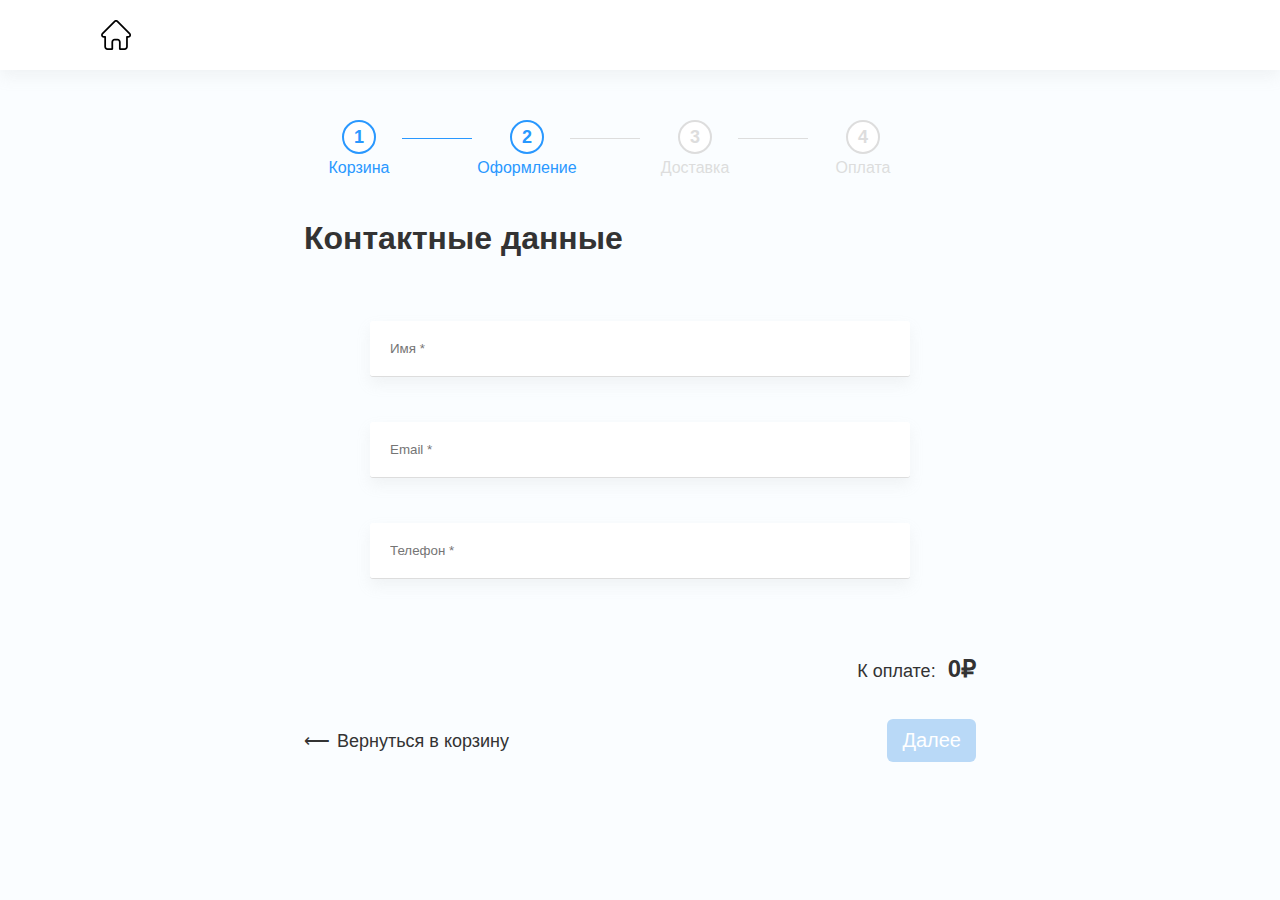
<file: contact.html>
<!DOCTYPE html>
<html lang="en">

<head>
	<meta charset="UTF-8">
	<meta name="viewport" content="width=device-width, initial-scale=1.0">
	<title>Cart</title>
	<link rel="stylesheet" href="css/contactform.css">
	<link href="https://fonts.googleapis.com/css2?family=Raleway:wght@200;300;400;600&display=swap" rel="stylesheet">
</head>

<body>
	<header class="header">
		<nav class="main-nav container">
			<ul class="nav__list">
				<li class="nav__item nav__item--home">
					<a href="/" class="nav__link"></a>
				</li>
			</ul>
		</nav>
	</header>
	<main class="page container cart__page">
		<div class="order__progress">
			<ul class="steps__list">
				<li class="step active">
					<span class="step__label"></span> Корзина
				</li>
				<li class="step active">
					<span class="step__label"></span> Оформление
				</li>
				<li class="step">
					<span class="step__label"></span> Доставка
				</li>
				<li class="step">
					<span class="step__label"></span> Оплата
				</li>
			</ul>
		</div>
		<h1 class="page__title">Контактные данные</h1>
		<div class="cart__content">
			<form class="contact__form" id="user_contacts"></form>
			<div id="total" class="total__wrapper"></div>
			<div class="cart__footer" id="contact_actions">
			</div>
		</div>
	</main>

	<script src="js/localStorageUtil.js"></script>
	<script src="js/productsList.js"></script>
	<script src="js/Contact.js"></script>
	<script src="js/TotalSum.js"></script>

</body>

</html>
</file>
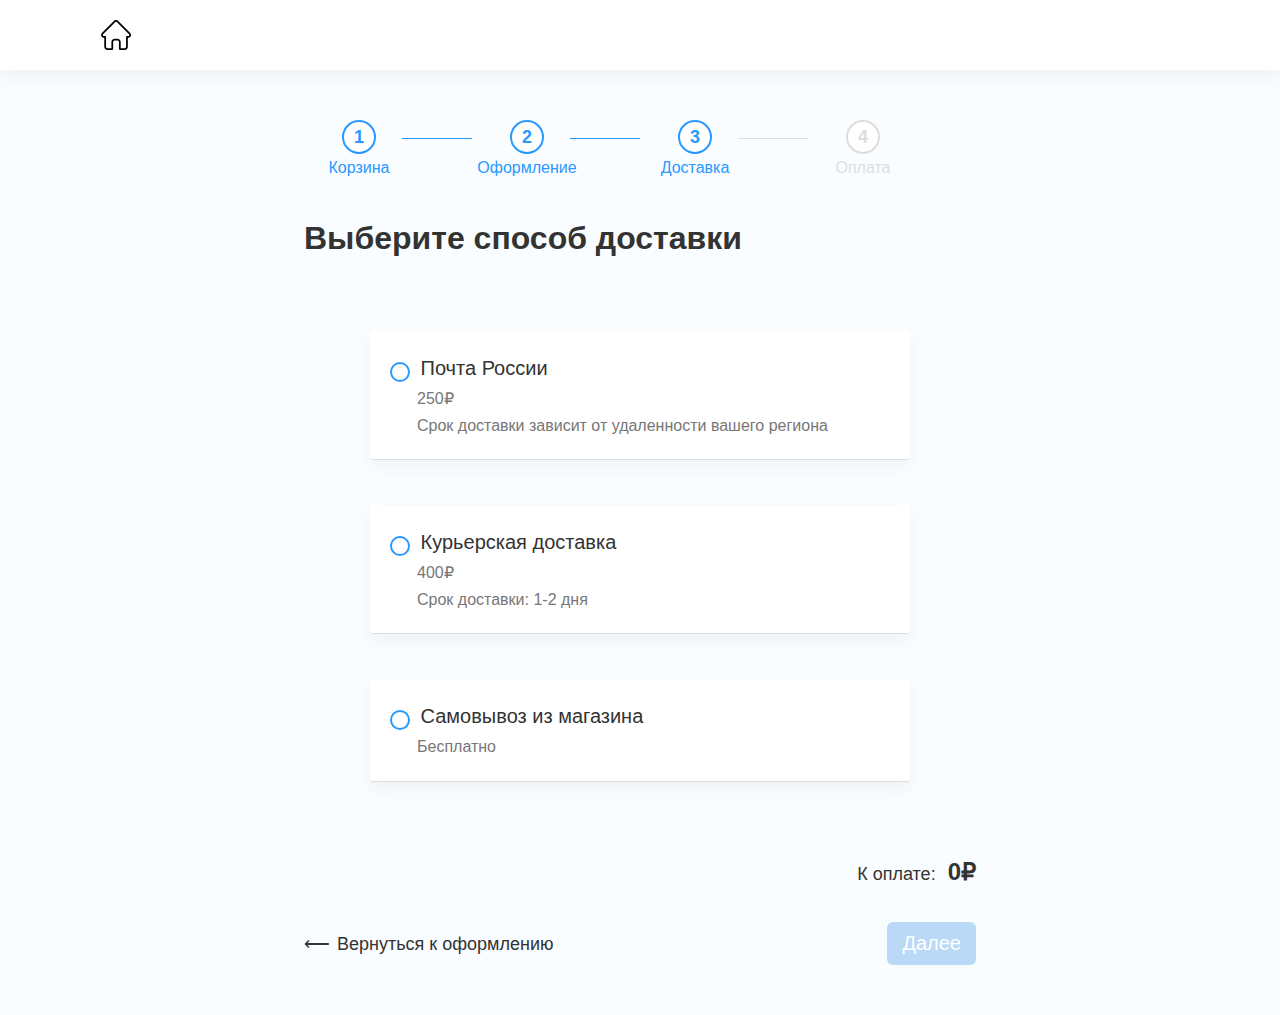
<file: delivery.html>
<!DOCTYPE html>
<html lang="en">

<head>
	<meta charset="UTF-8">
	<meta name="viewport" content="width=device-width, initial-scale=1.0">
	<title>Доставка</title>
	<link rel="stylesheet" href="css/contactform.css">
	<link href="https://fonts.googleapis.com/css2?family=Raleway:wght@200;300;400;600&display=swap" rel="stylesheet">
</head>

<body>
	<header class="header">
		<nav class="main-nav container">
			<ul class="nav__list">
				<li class="nav__item nav__item--home">
					<a href="/" class="nav__link"></a>
				</li>
			</ul>
		</nav>
	</header>
	<main class="page container cart__page">
		<div class="order__progress">
			<ul class="steps__list">
				<li class="step active">
					<span class="step__label"></span> Корзина
				</li>
				<li class="step active">
					<span class="step__label"></span> Оформление
				</li>
				<li class="step active">
					<span class="step__label"></span> Доставка
				</li>
				<li class="step">
					<span class="step__label"></span> Оплата
				</li>
			</ul>
		</div>
		<h1 class="page__title">Выберите способ доставки</h1>
		<div class="cart__content">
			<form action="" class="contact__form" id="delivery">
			</form>

			<form action="" class="contact__form delivery-address" id="delivery_address"></form>
			<div id="total" class="total__wrapper"></div>
			<div class="cart__footer" id="delivery_actions">
			</div>
		</div>

	</main>

	<script src="js/localStorageUtil.js"></script>
	<script src="js/productsList.js"></script>
	<script src="js/TotalSum.js"></script>
	<script src="js/Delivery.js"></script>

</body>

</html>
</file>
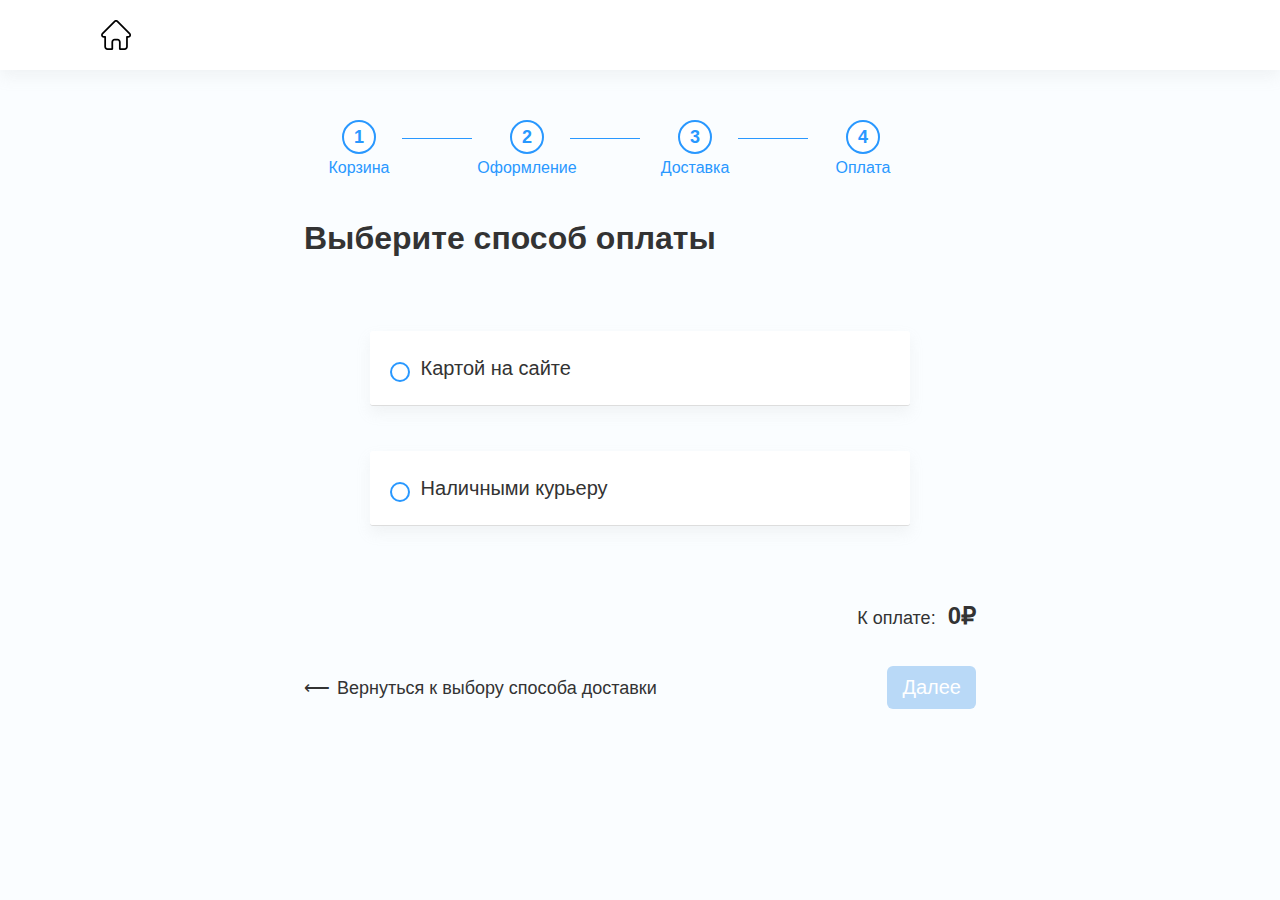
<file: payment.html>
<!DOCTYPE html>
<html lang="en">

<head>
	<meta charset="UTF-8">
	<meta name="viewport" content="width=device-width, initial-scale=1.0">
	<title>Оплата</title>
	<link rel="stylesheet" href="css/contactform.css">
	<link href="https://fonts.googleapis.com/css2?family=Raleway:wght@200;300;400;600&display=swap" rel="stylesheet">
</head>

<body>
	<header class="header">
		<nav class="main-nav container">
			<ul class="nav__list">
				<li class="nav__item nav__item--home">
					<a href="/" class="nav__link"></a>
				</li>
			</ul>
		</nav>
	</header>
	<main class="page container cart__page">
		<div class="order__progress">
			<ul class="steps__list">
				<li class="step active">
					<span class="step__label"></span> Корзина
				</li>
				<li class="step active">
					<span class="step__label"></span> Оформление
				</li>
				<li class="step active">
					<span class="step__label"></span> Доставка
				</li>
				<li class="step active">
					<span class="step__label"></span> Оплата
				</li>
			</ul>
		</div>
		<h1 class="page__title">Выберите способ оплаты</h1>
		<div class="cart__content">
			<form action="" class="contact__form" id="payment"></form>
			<form action="" class="contact__form payment-form" id="payment_form"></form>
		</div>
		<div id="total" class="total__wrapper"></div>
		<div class="cart__footer" id="payment_actions"></div>
		<div class="success__popup-bg" id="success_popup"></div>
	</main>

	<script src="js/localStorageUtil.js"></script>
	<script src="js/productsList.js"></script>
	<script src="js/TotalSum.js"></script>
	<script src="js/Payment.js"></script>


</body>

</html>
</file>
<file: css/contactform.css>
@import '/css/base.css';
@import '/css/header.css';
@import '/css/order_steps.css';
.cart__page {
	max-width: 800px;
	margin: 0 auto;
}

.cart__content {
	display: flex;
	flex-direction: column;
}

.contact__form {
	margin: 0 auto 50px;
	max-width: 600px;
	width: 100%;
	padding: 20px 30px;
}

.delivery-address {
	display: none;
}

.delivery-address.show {
	display: block;
}

.payment-form {
	display: none;
}

.payment-form.show {
	display: block;
}

.form__group {
	position: relative;
	padding-top: 35px;
}

.form__group-half {
	width: 49%;
	display: inline-block;
}

.form__group:not(:last-child) {
	margin-bottom: 10px;
}

.form__input {
	width: 100%;
	border: none;
	transition: all ease 0.2s;
	display: flex;
	align-items: center;
	padding: 20px;
	background-color: #fff;
	border-radius: 3px;
	box-shadow: var(--shadow-big);
	border-bottom: 1px solid #ddd;
}

.form__input:focus {
	outline: none;
	border-bottom-color: var(--color-main);
}

.form__input:focus:invalid {
	border-bottom-color: #d6044e;
}

.form__input:focus:valid {
	border-bottom-color: var(--color-main);
}

.form::-webkit-input-placeholder {
	color: #999;
}

.form__label {
	font-size: 14px;
	margin-top: 7px;
	display: block;
	transition: all 0.3s;
	opacity: 1;
	transform: translateY(0);
	position: absolute;
	top: 0;
	left: -3px;
}

.form__input:placeholder-shown+.form__label {
	opacity: 0;
	visibility: hidden;
	transform: translateY(30px);
}

.form__radio-group:not(:last-child) {
	margin-bottom: 10px;
}

.form__radio-label {
	font-size: 16px;
	cursor: pointer;
	width: 100%;
	border: none;
	border-bottom: 1px solid #ddd;
	transition: all ease 0.2s;
	display: block;
	padding: 20px;
	background-color: #fff;
	border-radius: 3px;
	box-shadow: var(--shadow-big);
	margin-top: 45px;
}

.form__radio-button {
	height: 20px;
	width: 20px;
	border: 2px solid var(--color-main);
	margin-right: 5px;
	border-radius: 50%;
	display: inline-flex;
	align-items: center;
	justify-content: center;
}

.form__radio-button::after {
	content: '';
	display: block;
	height: 6px;
	width: 6px;
	background-color: var(--color-main);
	border-radius: 50%;
	opacity: 0;
	transition: opacity 0.3s;
}

.form__radio-input {
	display: none;
}

.form__radio-input:checked+.form__radio-label .form__radio-button:after {
	opacity: 1;
}

.form__radio-title {
	font-size: 20px;
}

.form__radio-price,
.form__radio-desc {
	margin-left: 27px;
	color: #777;
}

.cart__footer {
	display: flex;
	justify-content: space-between;
}

.cart__btn-back {
	font-size: 18px;
	display: flex;
	align-items: center;
}

.cart__btn-back:before {
	content: '\27F5';
	display: block;
	margin-right: 7px;
	transition: transform ease .3s;
}

.cart__btn-back:hover:before {
	transform: translateX(-3px);
}

.continue-btn {
	font-size: 20px;
	font-weight: 200;
	font-family: inherit;
}

.total__wrapper {
	display: flex;
	justify-content: flex-end;
}

.total {
	font-size: 18px;
	margin-bottom: 30px;
	margin-left: auto;
}

.total__num {
	font-weight: 600;
	font-size: 24px;
	margin-left: 7px;
}

.card__container {
	position: relative;
	margin-top: 30px;
}

.cart__front {
	width: 440px;
	height: 265px;
	background-color: #eee;
	border-radius: 9px;
	padding: 15px 30px;
	z-index: 2;
	position: relative;
	display: flex;
	justify-content: space-between;
	box-shadow: 0 7px 14px rgba(189, 189, 189, 0.45);
	background-image: linear-gradient(to bottom right, #fbf4ff, #e0f7ff);
}

.cart__back {
	width: 440px;
	height: 265px;
	border-radius: 9px;
	background-color: #e2e2e2;
	padding-top: 30px;
	position: absolute;
	left: 115px;
	bottom: -30px;
	z-index: 1;
	box-shadow: var(--shadow-big);
	background-image: linear-gradient(to bottom right, #ead4f7, #d4f1f7);
}

.cart__line {
	width: 100%;
	height: 60px;
	background-color: #222;
}

.card__icon {
	display: block;
	width: 70px;
	height: 50px;
	background-color: red;
	background: no-repeat center / contain;
}

.visa {
	background-image: url('/img/visa.svg');
}

.mastercard {
	background-image: url('/img/mastercard.svg');
}

.form__group-card {
	margin-bottom: 10px;
	width: 260px;
}

.form__group-card.form__group-half {
	width: 150px;
}

.cvc-wrapper {
	display: flex;
	justify-content: flex-end;
	margin-top: 10px;
	padding-right: 25px;
}

.form__group-cvc {
	margin-bottom: 10px;
	width: 75px;
}

.form__input-card {
	display: block;
	width: 100%;
	height: 40px;
	border-radius: 3px;
	border: none;
	font: inherit;
	padding: 5px 10px;
}

.form__label-card {
	font-size: 14px;
	font-weight: 600;
	color: #555;
}

.success__popup-bg {
	position: fixed;
	top: 0;
	left: 0;
	width: 100vw;
	height: 100vh;
	background-color: rgba(180, 180, 180, .65);
	z-index: 10;
	display: none;
}

.success__popup-bg.show {
	display: flex;
}

.success__popup {
	position: relative;
	background-color: #fff;
	border-radius: 3px;
	width: 100%;
	max-width: 600px;
	margin: auto;
	display: flex;
	flex-direction: column;
	padding: 70px 80px;
}

.success__title {
	font-size: 36px;
	font-weight: 600;
	text-align: center;
	margin-bottom: 60px;
}

.success__txt {
	font-size: 20px;
	text-align: center;
}

.success__heart {
	margin: 50px auto 80px;
}

.success__back {
	display: flex;
	margin-top: auto;
	border: none;
	background: transparent;
	font: inherit;
	color: inherit;
}

.success__back:before {
	content: '\27F5';
	display: block;
	margin-right: 7px;
	transition: transform ease .3s;
}

.success__back:hover:before {
	transform: translateX(-3px);
}
</file>
